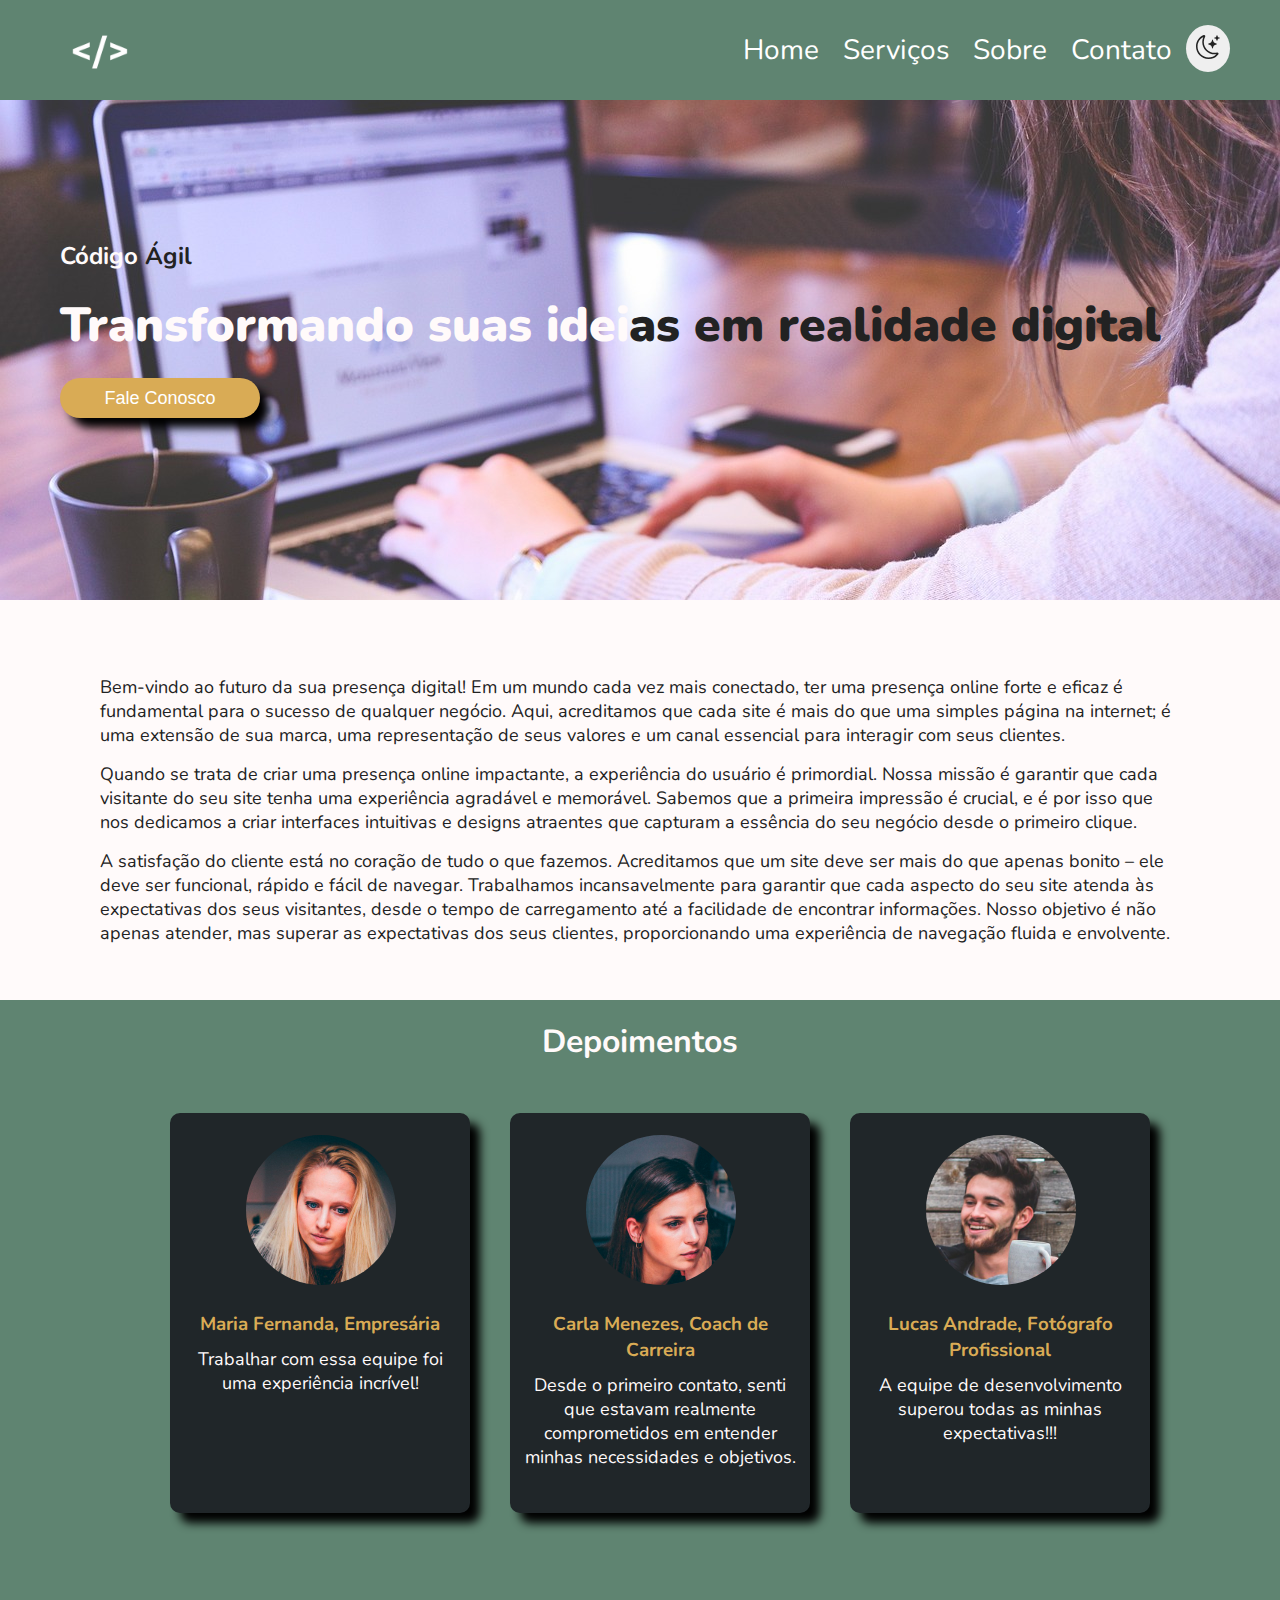
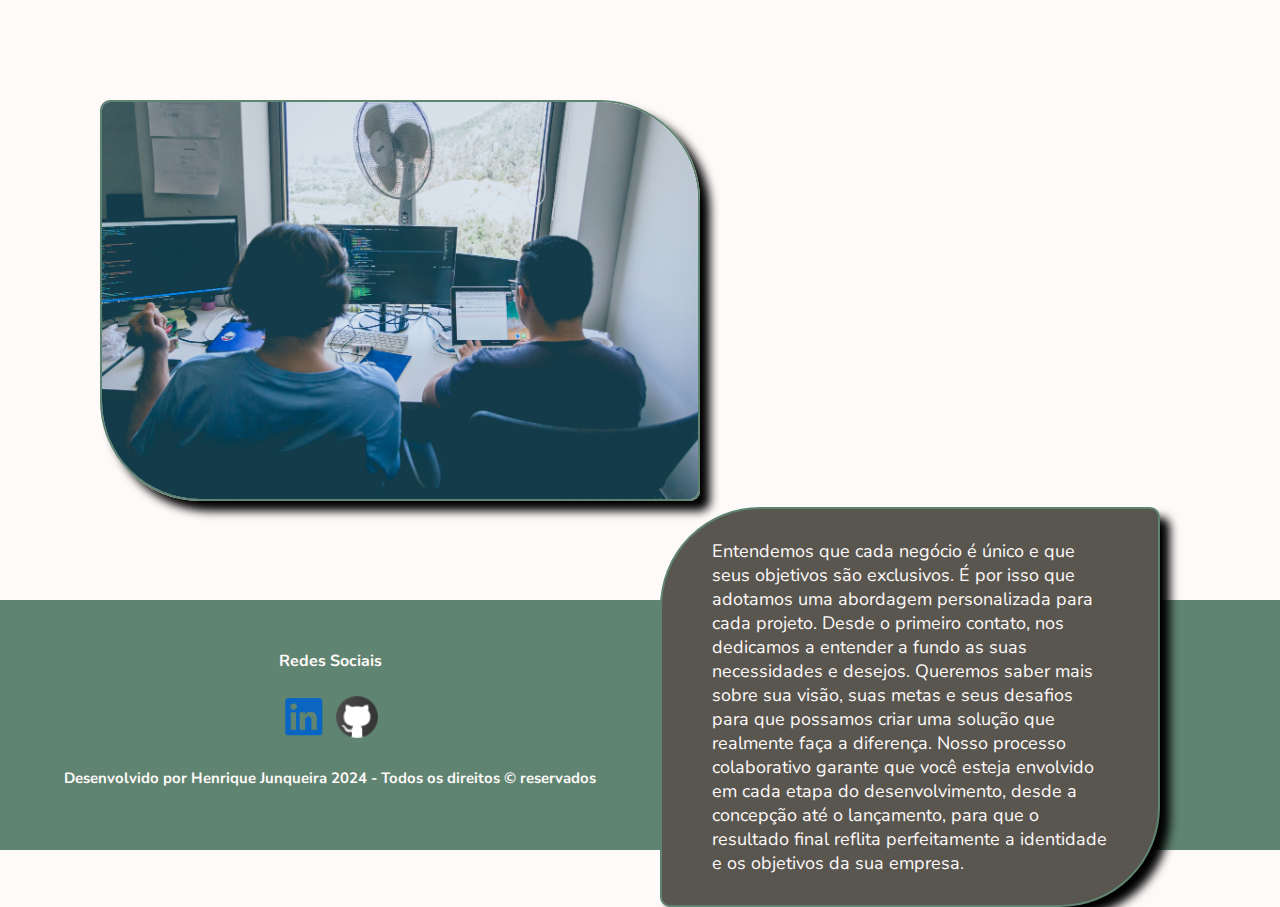
<file: index.html>
<!DOCTYPE html>
<html lang="pt-br">
  <head>
    <meta charset="UTF-8" />
    <title>Código Ágil</title>
    <link rel="preconnect" href="https://fonts.googleapis.com" />
    <link rel="preconnect" href="https://fonts.gstatic.com" crossorigin />
    <link
      href="https://fonts.googleapis.com/css2?family=Nunito:ital,wght@0,200..1000;1,200..1000&display=swap"
      rel="stylesheet"
    />
    <link rel="stylesheet" href="css/estilo.css" />
  </head>
  <body>
    <header>
      <nav id="menu">
        <div id="logo">
          <a href="index.html"><img src="img/logo.png" /></a>
        </div>
        <ul>
          <li><a href="index.html">Home</a></li>
          <li><a href="servicos.html">Serviços</a></li>
          <li><a href="sobre.html">Sobre</a></li>
          <li><a href="contato.html">Contato</a></li>
          <button id="botaoTema"></button>
        </ul>
      </nav>
    </header>
    <main>
      <section id="capa">
        <div id="slogan">
          <div id="textosCapa">
            <h3 class="nomeEmpresa">
              <span class="destaqueCapaBranco">Código</span> Ágil
            </h3>
            <h1>
              Transformando suas idei<span class="destaqueCapaPreto"
                >as em realidade digital</span
              >
            </h1>
          </div>
          <button onclick="openPageContact()" class="botaoFaleConosco">
            Fale Conosco
          </button>
        </div>
      </section>
      <section id="containerPrincipal">
        <p class="textoBranco">
          Bem-vindo ao futuro da sua presença digital! Em um mundo cada vez mais
          conectado, ter uma presença online forte e eficaz é fundamental para o
          sucesso de qualquer negócio. Aqui, acreditamos que cada site é mais do
          que uma simples página na internet; é uma extensão de sua marca, uma
          representação de seus valores e um canal essencial para interagir com
          seus clientes.
        </p>
        <p class="textoBranco">
          Quando se trata de criar uma presença online impactante, a experiência
          do usuário é primordial. Nossa missão é garantir que cada visitante do
          seu site tenha uma experiência agradável e memorável. Sabemos que a
          primeira impressão é crucial, e é por isso que nos dedicamos a criar
          interfaces intuitivas e designs atraentes que capturam a essência do
          seu negócio desde o primeiro clique.
        </p>
        <p class="textoBranco">
          A satisfação do cliente está no coração de tudo o que fazemos.
          Acreditamos que um site deve ser mais do que apenas bonito – ele deve
          ser funcional, rápido e fácil de navegar. Trabalhamos incansavelmente
          para garantir que cada aspecto do seu site atenda às expectativas dos
          seus visitantes, desde o tempo de carregamento até a facilidade de
          encontrar informações. Nosso objetivo é não apenas atender, mas
          superar as expectativas dos seus clientes, proporcionando uma
          experiência de navegação fluida e envolvente.
        </p>
      </section>
      <section class="clientesSatisfeitos">
        <h2 id="depoimentos">Depoimentos</h2>
        <div class="containerCardDepoimentos">
          <div class="card">
            <img src="./img/depoimento1.png" alt="" />
            <h3><span class="cliente">Maria Fernanda, Empresária</span></h3>
            <p>Trabalhar com essa equipe foi uma experiência incrível!</p>
          </div>

          <div class="card">
            <img src="./img/depoimento2.png" alt="" />
            <h3>
              <span class="cliente">Carla Menezes, Coach de Carreira</span>
            </h3>
            <p>
              Desde o primeiro contato, senti que estavam realmente
              comprometidos em entender minhas necessidades e objetivos.
            </p>
          </div>

          <div class="card">
            <img src="./img/depoimento3.png" alt="" />
            <h3>
              <span class="cliente">Lucas Andrade, Fotógrafo Profissional</span>
            </h3>
            <p>
              A equipe de desenvolvimento superou todas as minhas
              expectativas!!!
            </p>
          </div>
        </div>
      </section>
      <section id="containerFotoProgramadores">
        <div id="imagemProgramadores">
          <img src="./img/equipe02.jpg" alt="" />
          <p>
            Entendemos que cada negócio é único e que seus objetivos são
            exclusivos. É por isso que adotamos uma abordagem personalizada para
            cada projeto. Desde o primeiro contato, nos dedicamos a entender a
            fundo as suas necessidades e desejos. Queremos saber mais sobre sua
            visão, suas metas e seus desafios para que possamos criar uma
            solução que realmente faça a diferença. Nosso processo colaborativo
            garante que você esteja envolvido em cada etapa do desenvolvimento,
            desde a concepção até o lançamento, para que o resultado final
            reflita perfeitamente a identidade e os objetivos da sua empresa.
          </p>
        </div>
      </section>
    </main>
    <footer>
      <div id="rodape">
        <div id="redesSociais">
          <h4 id="tituloRodape">Redes Sociais</h4>
          <a
            href="https://www.linkedin.com/in/henrique-abreu-junqueira/"
            target="_blank"
            ><img src="./img/linkedin.png" alt="Ícone do linkedin"
          /></a>
          <a href="https://github.com/henriquejunqueira" target="_blank"
            ><img src="./img/github.png" alt="Ícone do github"
          /></a>
        </div>
        <div id="direitos">
          <h5>
            Desenvolvido por Henrique Junqueira 2024 - Todos os direitos &copy;
            reservados
          </h5>
        </div>
      </div>
    </footer>
  </body>
  <script src="js/script.js"></script>
</html>
</file>
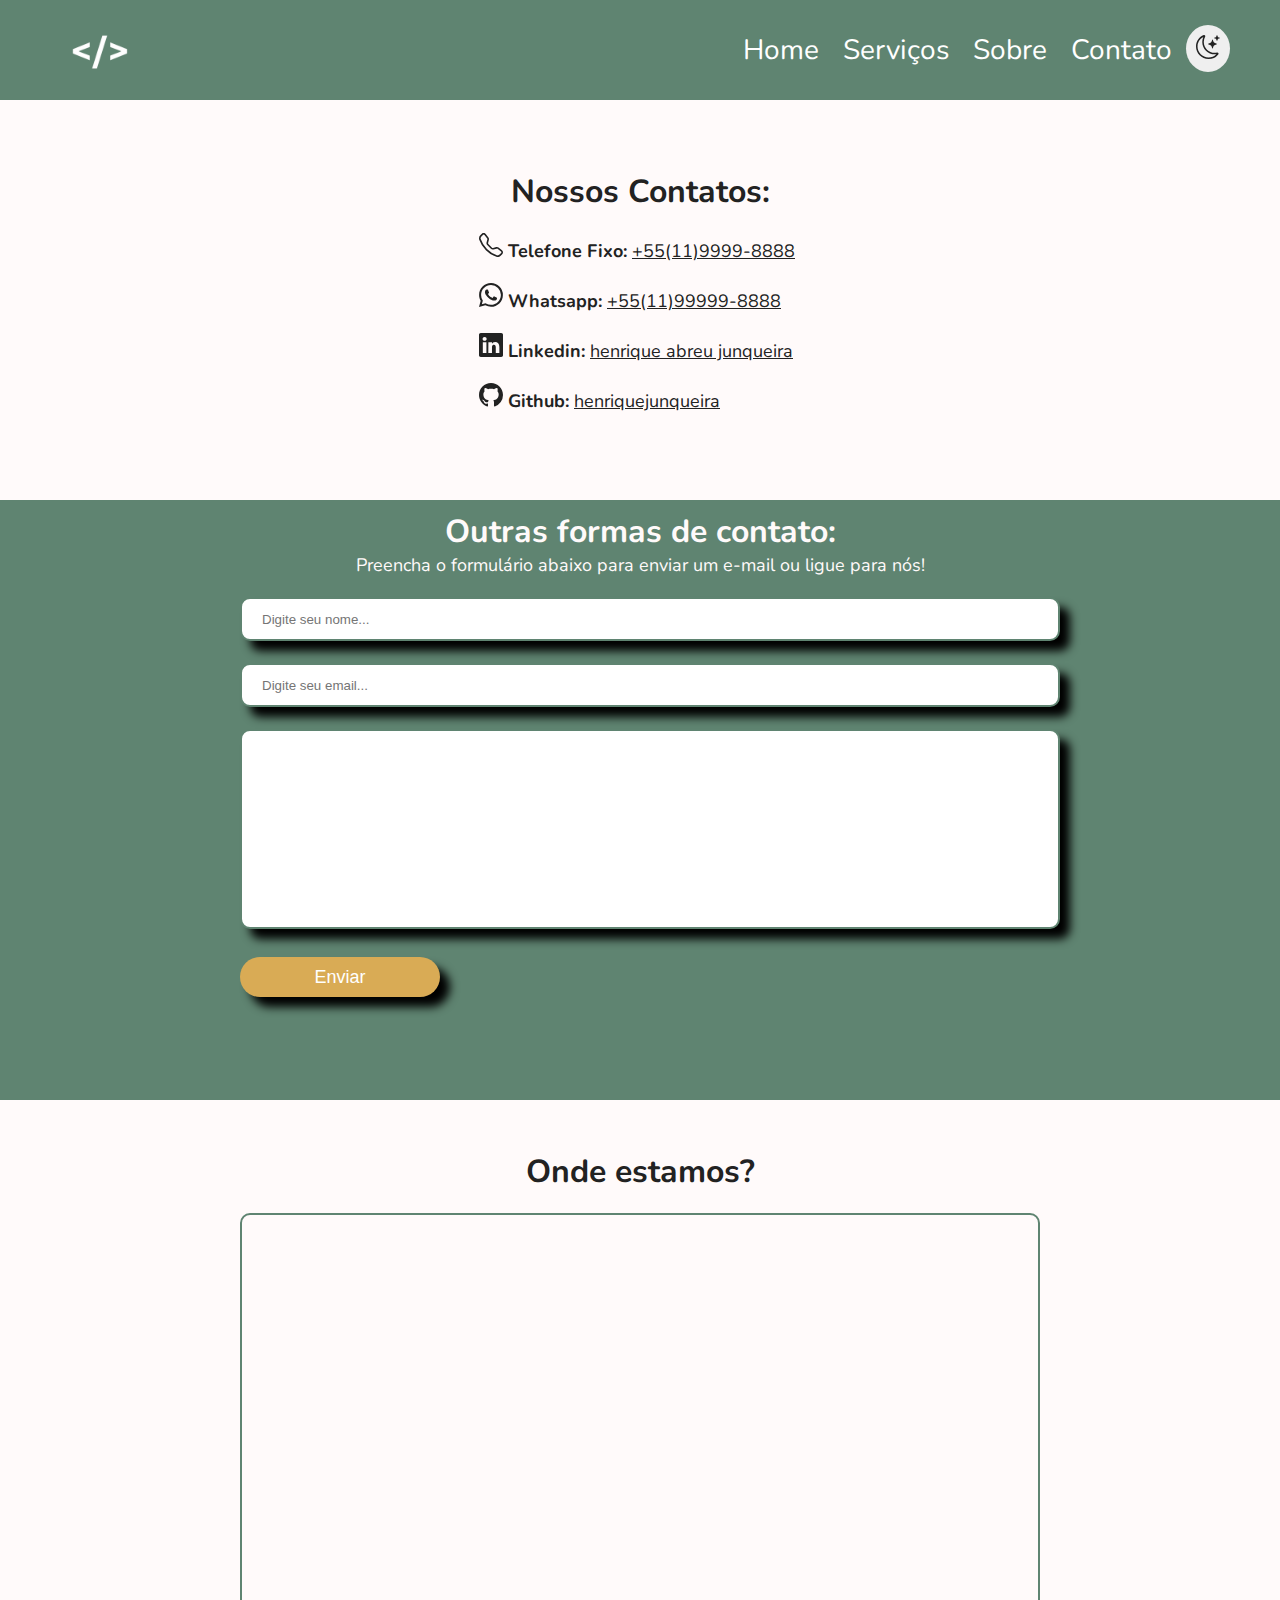
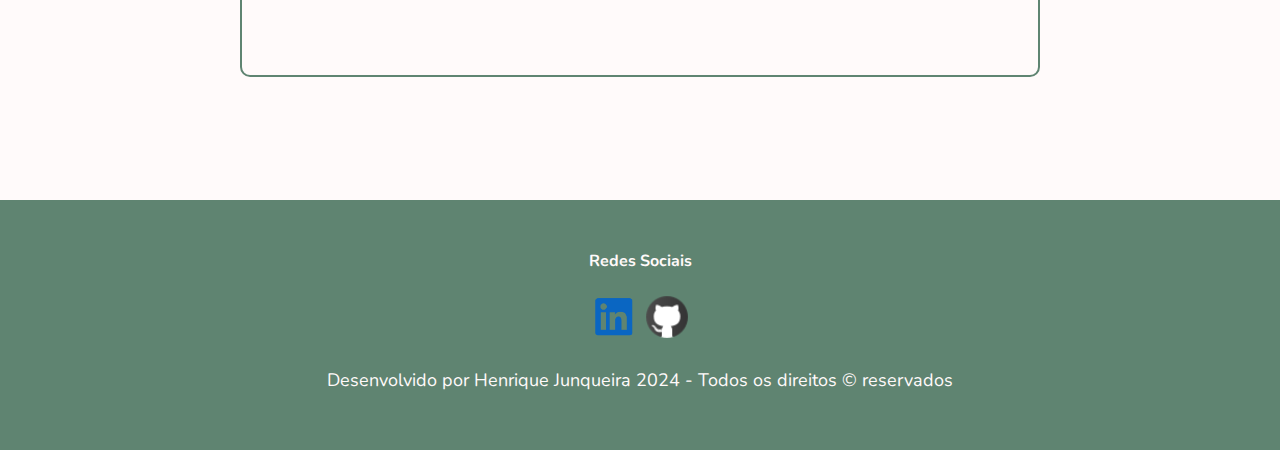
<file: contato.html>
<!DOCTYPE html>
<html lang="pt-br">
  <head>
    <meta charset="UTF-8" />
    <title>Código Ágil</title>
    <link rel="stylesheet" href="css/estilo.css" />
    <link rel="preconnect" href="https://fonts.googleapis.com" />
    <link rel="preconnect" href="https://fonts.gstatic.com" crossorigin />
    <link
      href="https://fonts.googleapis.com/css2?family=Nunito:ital,wght@0,200..1000;1,200..1000&display=swap"
      rel="stylesheet"
    />
  </head>
  <body>
    <header>
      <nav id="menu">
        <div id="logo">
          <a href="index.html"><img src="img/logo.png" /></a>
        </div>
        <ul>
          <li><a href="index.html">Home</a></li>
          <li><a href="servicos.html">Serviços</a></li>
          <li><a href="sobre.html">Sobre</a></li>
          <li><a href="contato.html">Contato</a></li>
          <button id="botaoTema"></button>
        </ul>
      </nav>
    </header>
    <main>
      <section id="containerNossosContatos">
        <h2 class="textoBranco titlePageContacts">Nossos Contatos:</h2>
        <div>
          <p>
            <svg
              xmlns="http://www.w3.org/2000/svg"
              width="16"
              height="16"
              fill="currentColor"
              class="bi bi-telephone textoBranco"
              viewBox="0 0 16 16"
            >
              <path
                d="M3.654 1.328a.678.678 0 0 0-1.015-.063L1.605 2.3c-.483.484-.661 1.169-.45 1.77a17.6 17.6 0 0 0 4.168 6.608 17.6 17.6 0 0 0 6.608 4.168c.601.211 1.286.033 1.77-.45l1.034-1.034a.678.678 0 0 0-.063-1.015l-2.307-1.794a.68.68 0 0 0-.58-.122l-2.19.547a1.75 1.75 0 0 1-1.657-.459L5.482 8.062a1.75 1.75 0 0 1-.46-1.657l.548-2.19a.68.68 0 0 0-.122-.58zM1.884.511a1.745 1.745 0 0 1 2.612.163L6.29 2.98c.329.423.445.974.315 1.494l-.547 2.19a.68.68 0 0 0 .178.643l2.457 2.457a.68.68 0 0 0 .644.178l2.189-.547a1.75 1.75 0 0 1 1.494.315l2.306 1.794c.829.645.905 1.87.163 2.611l-1.034 1.034c-.74.74-1.846 1.065-2.877.702a18.6 18.6 0 0 1-7.01-4.42 18.6 18.6 0 0 1-4.42-7.009c-.362-1.03-.037-2.137.703-2.877z"
              />
            </svg>
            <strong class="textoBranco">Telefone Fixo:</strong>
            <a
              href="tel:+55119999-8888"
              class="textoBranco linkContato"
              target="_blank"
              >+55(11)9999-8888</a
            >
          </p>
          <p>
            <svg
              xmlns="http://www.w3.org/2000/svg"
              width="16"
              height="16"
              fill="currentColor"
              class="bi bi-whatsapp textoBranco"
              viewBox="0 0 16 16"
            >
              <path
                d="M13.601 2.326A7.85 7.85 0 0 0 7.994 0C3.627 0 .068 3.558.064 7.926c0 1.399.366 2.76 1.057 3.965L0 16l4.204-1.102a7.9 7.9 0 0 0 3.79.965h.004c4.368 0 7.926-3.558 7.93-7.93A7.9 7.9 0 0 0 13.6 2.326zM7.994 14.521a6.6 6.6 0 0 1-3.356-.92l-.24-.144-2.494.654.666-2.433-.156-.251a6.56 6.56 0 0 1-1.007-3.505c0-3.626 2.957-6.584 6.591-6.584a6.56 6.56 0 0 1 4.66 1.931 6.56 6.56 0 0 1 1.928 4.66c-.004 3.639-2.961 6.592-6.592 6.592m3.615-4.934c-.197-.099-1.17-.578-1.353-.646-.182-.065-.315-.099-.445.099-.133.197-.513.646-.627.775-.114.133-.232.148-.43.05-.197-.1-.836-.308-1.592-.985-.59-.525-.985-1.175-1.103-1.372-.114-.198-.011-.304.088-.403.087-.088.197-.232.296-.346.1-.114.133-.198.198-.33.065-.134.034-.248-.015-.347-.05-.099-.445-1.076-.612-1.47-.16-.389-.323-.335-.445-.34-.114-.007-.247-.007-.38-.007a.73.73 0 0 0-.529.247c-.182.198-.691.677-.691 1.654s.71 1.916.81 2.049c.098.133 1.394 2.132 3.383 2.992.47.205.84.326 1.129.418.475.152.904.129 1.246.08.38-.058 1.171-.48 1.338-.943.164-.464.164-.86.114-.943-.049-.084-.182-.133-.38-.232"
              />
            </svg>
            <strong class="textoBranco">Whatsapp:</strong>
            <a
              href="https://wa.me/5511999998888"
              class="textoBranco linkContato"
              target="_blank"
              >+55(11)99999-8888</a
            >
          </p>
          <p>
            <svg
              xmlns="http://www.w3.org/2000/svg"
              width="16"
              height="16"
              fill="currentColor"
              class="bi bi-linkedin textoBranco"
              viewBox="0 0 16 16"
            >
              <path
                d="M0 1.146C0 .513.526 0 1.175 0h13.65C15.474 0 16 .513 16 1.146v13.708c0 .633-.526 1.146-1.175 1.146H1.175C.526 16 0 15.487 0 14.854zm4.943 12.248V6.169H2.542v7.225zm-1.2-8.212c.837 0 1.358-.554 1.358-1.248-.015-.709-.52-1.248-1.342-1.248S2.4 3.226 2.4 3.934c0 .694.521 1.248 1.327 1.248zm4.908 8.212V9.359c0-.216.016-.432.08-.586.173-.431.568-.878 1.232-.878.869 0 1.216.662 1.216 1.634v3.865h2.401V9.25c0-2.22-1.184-3.252-2.764-3.252-1.274 0-1.845.7-2.165 1.193v.025h-.016l.016-.025V6.169h-2.4c.03.678 0 7.225 0 7.225z"
              />
            </svg>
            <strong class="textoBranco">Linkedin:</strong>
            <a
              href="https://www.linkedin.com/in/henrique-abreu-junqueira/"
              class="textoBranco linkContato"
              target="_blank"
              >henrique abreu junqueira</a
            >
          </p>
          <p>
            <svg
              xmlns="http://www.w3.org/2000/svg"
              width="16"
              height="16"
              fill="currentColor"
              class="bi bi-github textoBranco linkContato"
              viewBox="0 0 16 16"
            >
              <path
                d="M8 0C3.58 0 0 3.58 0 8c0 3.54 2.29 6.53 5.47 7.59.4.07.55-.17.55-.38 0-.19-.01-.82-.01-1.49-2.01.37-2.53-.49-2.69-.94-.09-.23-.48-.94-.82-1.13-.28-.15-.68-.52-.01-.53.63-.01 1.08.58 1.23.82.72 1.21 1.87.87 2.33.66.07-.52.28-.87.51-1.07-1.78-.2-3.64-.89-3.64-3.95 0-.87.31-1.59.82-2.15-.08-.2-.36-1.02.08-2.12 0 0 .67-.21 2.2.82.64-.18 1.32-.27 2-.27s1.36.09 2 .27c1.53-1.04 2.2-.82 2.2-.82.44 1.1.16 1.92.08 2.12.51.56.82 1.27.82 2.15 0 3.07-1.87 3.75-3.65 3.95.29.25.54.73.54 1.48 0 1.07-.01 1.93-.01 2.2 0 .21.15.46.55.38A8.01 8.01 0 0 0 16 8c0-4.42-3.58-8-8-8"
              />
            </svg>
            <strong class="textoBranco">Github:</strong>
            <a
              href="https://github.com/henriquejunqueira"
              class="textoBranco linkContato"
              target="_blank"
              >henriquejunqueira</a
            >
          </p>
        </div>
      </section>
      <section id="containerFormulario">
        <h2 class="titlePageContacts">Outras formas de contato:</h2>
        <p>
          Preencha o formulário abaixo para enviar um e-mail ou ligue para nós!
        </p>
        <div id="containerMensagem">
          <span id="mensagemConfirmacao"></span>
        </div>
        <div id="formulario">
          <form>
            <input
              type="text"
              name="nome"
              id="nome"
              placeholder="Digite seu nome..."
            /><br /><br />
            <input
              type="email"
              name="email"
              id="email"
              placeholder="Digite seu email..."
            /><br /><br />
            <textarea
              name="mensagem"
              id="mensagem"
              cols="100"
              rows="10"
            ></textarea
            ><br /><br />
            <button id="botaoEnviarMensagem" onclick="sendMessage()">
              Enviar
            </button>
          </form>
        </div>
      </section>
      <section id="ondeEstamos">
        <h2 class="titlePageContacts textoBranco">Onde estamos?</h2>
        <div id="mapa">
          <iframe
            src="https://www.google.com/maps/embed?pb=!1m18!1m12!1m3!1d57430.20263277696!2d-46.65389947402928!3d-23.586039076445584!2m3!1f0!2f0!3f0!3m2!1i1024!2i768!4f13.1!3m3!1m2!1s0x94ce448183a461d1%3A0x9ba94b08ff335bae!2zU8OjbyBQYXVsbywgU1A!5e0!3m2!1spt-BR!2sbr!4v1717547281704!5m2!1spt-BR!2sbr"
            width="600"
            height="450"
            style="border: 0"
            allowfullscreen=""
            loading="lazy"
            referrerpolicy="no-referrer-when-downgrade"
          ></iframe>
        </div>
      </section>
    </main>
    <footer>
      <div id="rodape">
        <div id="redesSociais">
          <h4 id="tituloRodape">Redes Sociais</h4>
          <a
            href="https://www.linkedin.com/in/henrique-abreu-junqueira/"
            target="_blank"
            ><img src="./img/linkedin.png" alt="Ícone do linkedin"
          /></a>
          <a href="https://github.com/henriquejunqueira" target="_blank"
            ><img src="./img/github.png" alt="Ícone do github"
          /></a>
        </div>
        <div id="direitos">
          Desenvolvido por Henrique Junqueira 2024 - Todos os direitos &copy;
          reservados
        </div>
      </div>
    </footer>
  </body>
  <script src="js/script.js"></script>
</html>
</file>
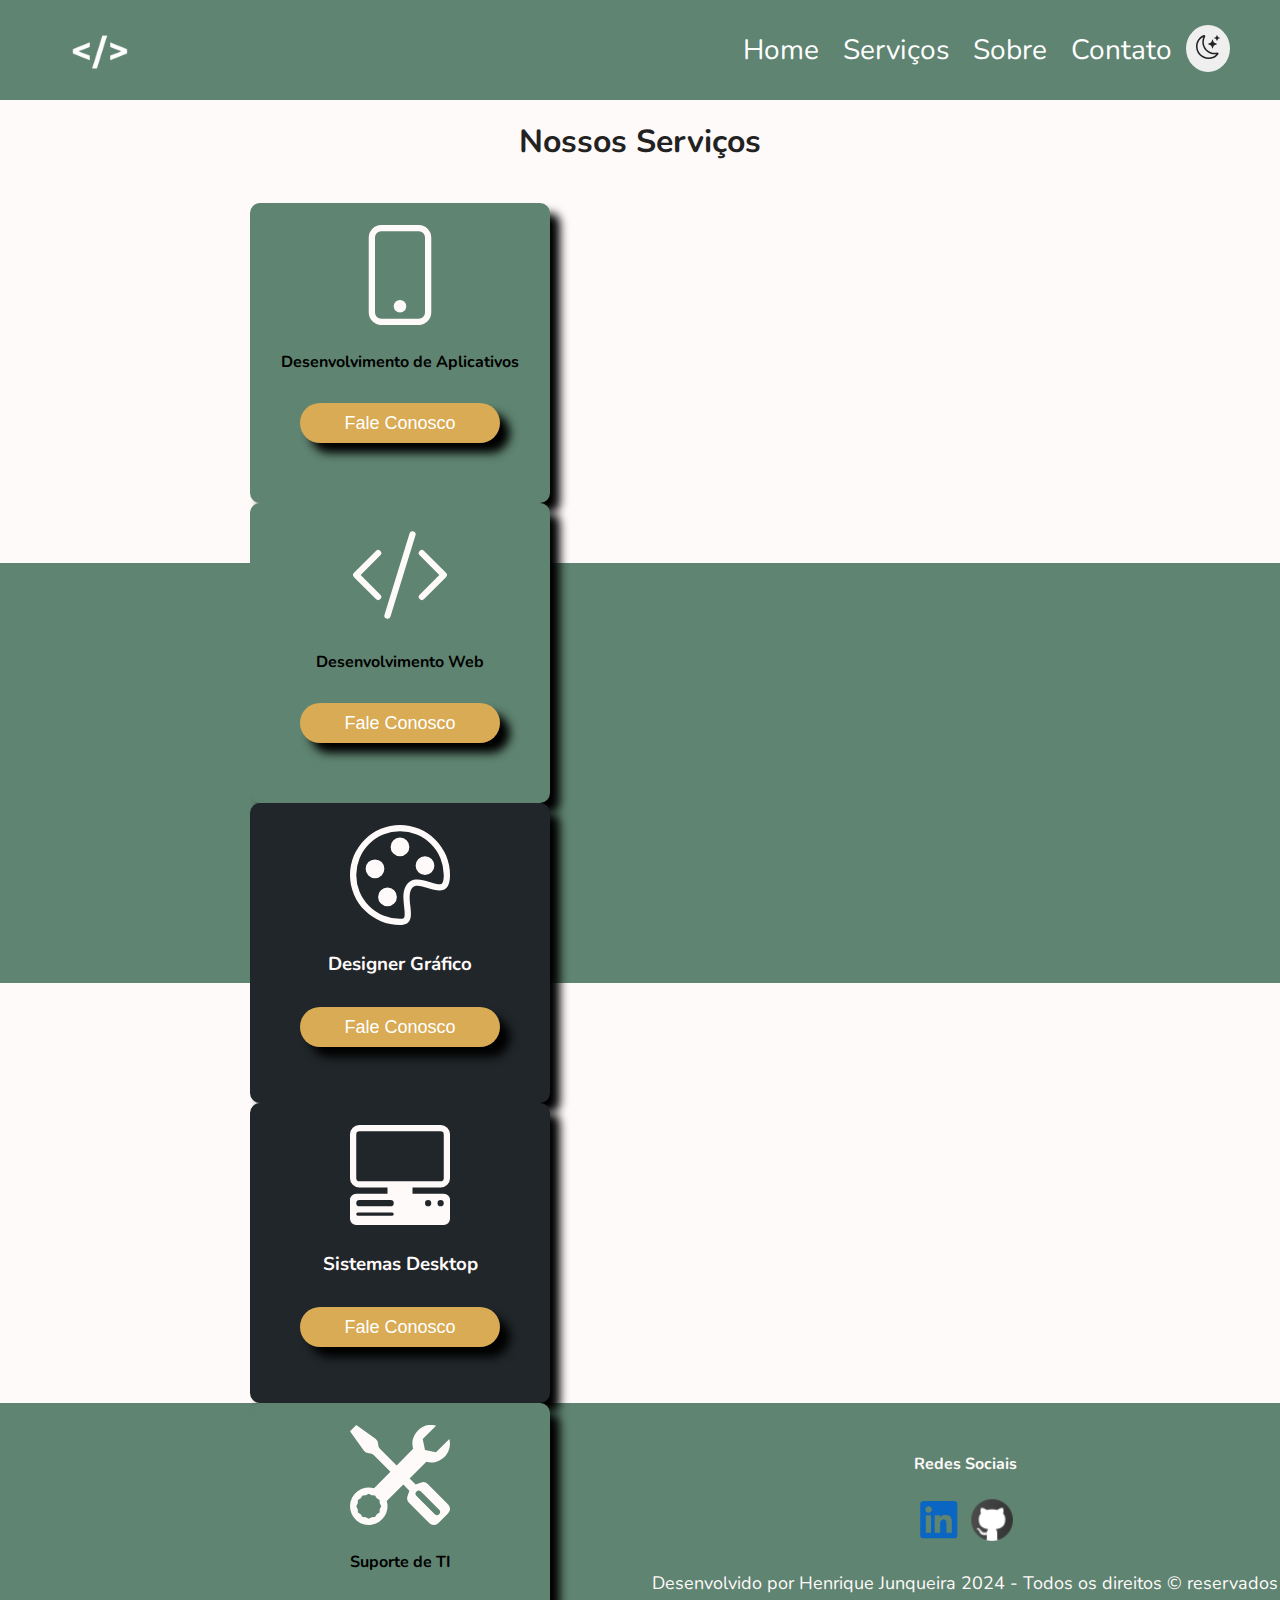
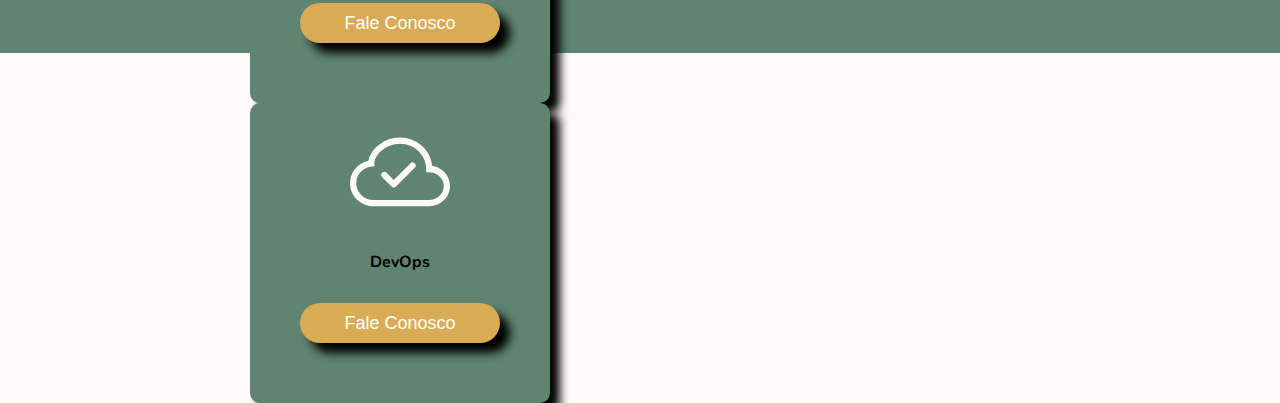
<file: servicos.html>
<!DOCTYPE html>
<html lang="pt-br">
  <head>
    <meta charset="UTF-8" />
    <title>Código Ágil</title>
    <link rel="stylesheet" href="css/estilo.css" />
    <link rel="preconnect" href="https://fonts.googleapis.com" />
    <link rel="preconnect" href="https://fonts.gstatic.com" crossorigin />
    <link
      href="https://fonts.googleapis.com/css2?family=Nunito:ital,wght@0,200..1000;1,200..1000&display=swap"
      rel="stylesheet"
    />
  </head>
  <body class="bg">
    <header>
      <nav id="menu">
        <div id="logo">
          <a href="index.html"><img src="img/logo.png" /></a>
        </div>
        <ul>
          <li><a href="index.html">Home</a></li>
          <li><a href="servicos.html">Serviços</a></li>
          <li><a href="sobre.html">Sobre</a></li>
          <li><a href="contato.html">Contato</a></li>
          <button id="botaoTema"></button>
        </ul>
      </nav>
    </header>
    <main>
      <section class="containerServicos">
        <h2 id="nossosServicos" class="textoBranco">Nossos Serviços</h2>
        <div class="containerCardServicos">
          <div class="cardServicos">
            <figure>
              <!-- <img src="./img/desenvolvimento-de-aplicativos.png" alt="" /> -->
              <svg
                xmlns="http://www.w3.org/2000/svg"
                width="16"
                height="16"
                fill="currentColor"
                class="bi bi-phone icones"
                viewBox="0 0 16 16"
              >
                <path
                  d="M11 1a1 1 0 0 1 1 1v12a1 1 0 0 1-1 1H5a1 1 0 0 1-1-1V2a1 1 0 0 1 1-1zM5 0a2 2 0 0 0-2 2v12a2 2 0 0 0 2 2h6a2 2 0 0 0 2-2V2a2 2 0 0 0-2-2z"
                />
                <path d="M8 14a1 1 0 1 0 0-2 1 1 0 0 0 0 2" />
              </svg>
            </figure>
            <h3>Desenvolvimento de Aplicativos</h3>
            <button onclick="openPageContact()" class="btnNossosServicos">
              Fale Conosco
            </button>
          </div>

          <div class="cardServicos">
            <figure>
              <!-- <img src="./img/desenvolvimento-web.png" alt="" /> -->
              <svg
                xmlns="http://www.w3.org/2000/svg"
                width="16"
                height="16"
                fill="currentColor"
                class="bi bi-code-slash icones"
                viewBox="0 0 16 16"
              >
                <path
                  d="M10.478 1.647a.5.5 0 1 0-.956-.294l-4 13a.5.5 0 0 0 .956.294zM4.854 4.146a.5.5 0 0 1 0 .708L1.707 8l3.147 3.146a.5.5 0 0 1-.708.708l-3.5-3.5a.5.5 0 0 1 0-.708l3.5-3.5a.5.5 0 0 1 .708 0m6.292 0a.5.5 0 0 0 0 .708L14.293 8l-3.147 3.146a.5.5 0 0 0 .708.708l3.5-3.5a.5.5 0 0 0 0-.708l-3.5-3.5a.5.5 0 0 0-.708 0"
                />
              </svg>
            </figure>
            <h3>Desenvolvimento Web</h3>
            <button onclick="openPageContact()" class="btnNossosServicos">
              Fale Conosco
            </button>
          </div>
        </div>
      </section>

      <section class="containerServicosVerde">
        <div class="containerCardVerde">
          <div class="cardServicosEscuro">
            <figure>
              <!-- <img src="./img/designer-grafico.png" alt="" /> -->
              <svg
                xmlns="http://www.w3.org/2000/svg"
                width="16"
                height="16"
                fill="currentColor"
                class="bi bi-palette icones"
                viewBox="0 0 16 16"
              >
                <path
                  d="M8 5a1.5 1.5 0 1 0 0-3 1.5 1.5 0 0 0 0 3m4 3a1.5 1.5 0 1 0 0-3 1.5 1.5 0 0 0 0 3M5.5 7a1.5 1.5 0 1 1-3 0 1.5 1.5 0 0 1 3 0m.5 6a1.5 1.5 0 1 0 0-3 1.5 1.5 0 0 0 0 3"
                />
                <path
                  d="M16 8c0 3.15-1.866 2.585-3.567 2.07C11.42 9.763 10.465 9.473 10 10c-.603.683-.475 1.819-.351 2.92C9.826 14.495 9.996 16 8 16a8 8 0 1 1 8-8m-8 7c.611 0 .654-.171.655-.176.078-.146.124-.464.07-1.119-.014-.168-.037-.37-.061-.591-.052-.464-.112-1.005-.118-1.462-.01-.707.083-1.61.704-2.314.369-.417.845-.578 1.272-.618.404-.038.812.026 1.16.104.343.077.702.186 1.025.284l.028.008c.346.105.658.199.953.266.653.148.904.083.991.024C14.717 9.38 15 9.161 15 8a7 7 0 1 0-7 7"
                />
              </svg>
            </figure>
            <h3>Designer Gráfico</h3>
            <button onclick="openPageContact()" class="btnNossosServicos">
              Fale Conosco
            </button>
          </div>

          <div class="cardServicosEscuro">
            <figure>
              <!-- <img src="./img/desenvolvimento-de-aplicativos.png" alt="" /> -->
              <svg
                xmlns="http://www.w3.org/2000/svg"
                width="16"
                height="16"
                fill="currentColor"
                class="bi bi-pc-display-horizontal icones"
                viewBox="0 0 16 16"
              >
                <path
                  d="M1.5 0A1.5 1.5 0 0 0 0 1.5v7A1.5 1.5 0 0 0 1.5 10H6v1H1a1 1 0 0 0-1 1v3a1 1 0 0 0 1 1h14a1 1 0 0 0 1-1v-3a1 1 0 0 0-1-1h-5v-1h4.5A1.5 1.5 0 0 0 16 8.5v-7A1.5 1.5 0 0 0 14.5 0zm0 1h13a.5.5 0 0 1 .5.5v7a.5.5 0 0 1-.5.5h-13a.5.5 0 0 1-.5-.5v-7a.5.5 0 0 1 .5-.5M12 12.5a.5.5 0 1 1 1 0 .5.5 0 0 1-1 0m2 0a.5.5 0 1 1 1 0 .5.5 0 0 1-1 0M1.5 12h5a.5.5 0 0 1 0 1h-5a.5.5 0 0 1 0-1M1 14.25a.25.25 0 0 1 .25-.25h5.5a.25.25 0 1 1 0 .5h-5.5a.25.25 0 0 1-.25-.25"
                />
              </svg>
            </figure>
            <h3>Sistemas Desktop</h3>
            <button onclick="openPageContact()" class="btnNossosServicos">
              Fale Conosco
            </button>
          </div>
        </div>
      </section>

      <section class="containerServicos">
        <div class="containerCardServicos">
          <div class="cardServicos">
            <figure>
              <!-- <img src="./img/desenvolvimento-web.png" alt="" /> -->
              <svg
                xmlns="http://www.w3.org/2000/svg"
                width="16"
                height="16"
                fill="currentColor"
                class="bi bi-tools icones"
                viewBox="0 0 16 16"
              >
                <path
                  d="M1 0 0 1l2.2 3.081a1 1 0 0 0 .815.419h.07a1 1 0 0 1 .708.293l2.675 2.675-2.617 2.654A3.003 3.003 0 0 0 0 13a3 3 0 1 0 5.878-.851l2.654-2.617.968.968-.305.914a1 1 0 0 0 .242 1.023l3.27 3.27a.997.997 0 0 0 1.414 0l1.586-1.586a.997.997 0 0 0 0-1.414l-3.27-3.27a1 1 0 0 0-1.023-.242L10.5 9.5l-.96-.96 2.68-2.643A3.005 3.005 0 0 0 16 3q0-.405-.102-.777l-2.14 2.141L12 4l-.364-1.757L13.777.102a3 3 0 0 0-3.675 3.68L7.462 6.46 4.793 3.793a1 1 0 0 1-.293-.707v-.071a1 1 0 0 0-.419-.814zm9.646 10.646a.5.5 0 0 1 .708 0l2.914 2.915a.5.5 0 0 1-.707.707l-2.915-2.914a.5.5 0 0 1 0-.708M3 11l.471.242.529.026.287.445.445.287.026.529L5 13l-.242.471-.026.529-.445.287-.287.445-.529.026L3 15l-.471-.242L2 14.732l-.287-.445L1.268 14l-.026-.529L1 13l.242-.471.026-.529.445-.287.287-.445.529-.026z"
                />
              </svg>
            </figure>
            <h3>Suporte de TI</h3>
            <button onclick="openPageContact()" class="btnNossosServicos">
              Fale Conosco
            </button>
          </div>

          <div class="cardServicos">
            <figure>
              <!-- <img src="./img/designer-grafico.png" alt="" /> -->
              <svg
                xmlns="http://www.w3.org/2000/svg"
                width="16"
                height="16"
                fill="currentColor"
                class="bi bi-cloud-check icones"
                viewBox="0 0 16 16"
              >
                <path
                  fill-rule="evenodd"
                  d="M10.354 6.146a.5.5 0 0 1 0 .708l-3 3a.5.5 0 0 1-.708 0l-1.5-1.5a.5.5 0 1 1 .708-.708L7 8.793l2.646-2.647a.5.5 0 0 1 .708 0"
                />
                <path
                  d="M4.406 3.342A5.53 5.53 0 0 1 8 2c2.69 0 4.923 2 5.166 4.579C14.758 6.804 16 8.137 16 9.773 16 11.569 14.502 13 12.687 13H3.781C1.708 13 0 11.366 0 9.318c0-1.763 1.266-3.223 2.942-3.593.143-.863.698-1.723 1.464-2.383m.653.757c-.757.653-1.153 1.44-1.153 2.056v.448l-.445.049C2.064 6.805 1 7.952 1 9.318 1 10.785 2.23 12 3.781 12h8.906C13.98 12 15 10.988 15 9.773c0-1.216-1.02-2.228-2.313-2.228h-.5v-.5C12.188 4.825 10.328 3 8 3a4.53 4.53 0 0 0-2.941 1.1z"
                />
              </svg>
            </figure>
            <h3>DevOps</h3>
            <button onclick="openPageContact()" class="btnNossosServicos">
              Fale Conosco
            </button>
          </div>
        </div>
      </section>
    </main>
    <footer>
      <div id="rodape">
        <div id="redesSociais">
          <h4 id="tituloRodape">Redes Sociais</h4>
          <a
            href="https://www.linkedin.com/in/henrique-abreu-junqueira/"
            target="_blank"
            ><img src="./img/linkedin.png" alt="Ícone do linkedin"
          /></a>
          <a href="https://github.com/henriquejunqueira" target="_blank"
            ><img src="./img/github.png" alt="Ícone do github"
          /></a>
        </div>
        <div id="direitos">
          Desenvolvido por Henrique Junqueira 2024 - Todos os direitos &copy;
          reservados
        </div>
      </div>
    </footer>
  </body>
  <script src="js/script.js"></script>
</html>
</file>
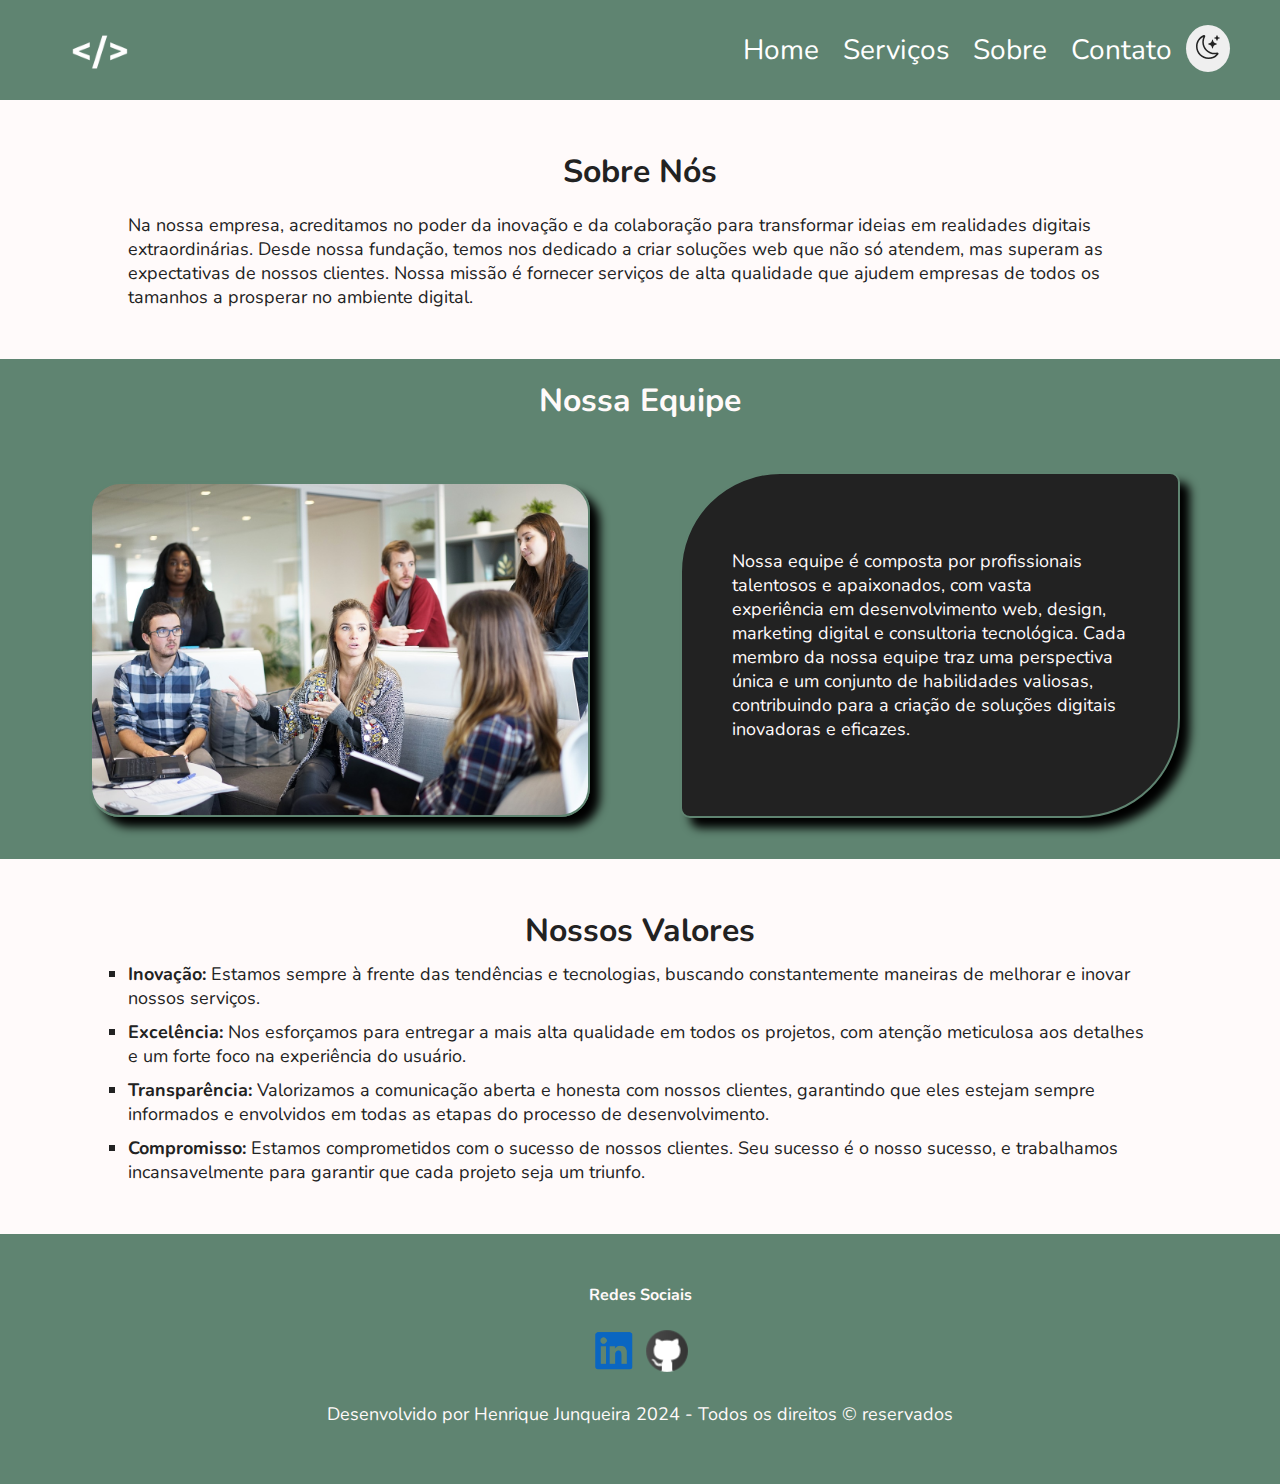
<file: sobre.html>
<!DOCTYPE html>
<html lang="pt-br">
  <head>
    <meta charset="UTF-8" />
    <title>Código Ágil</title>
    <link rel="stylesheet" href="css/estilo.css" />
    <link rel="preconnect" href="https://fonts.googleapis.com" />
    <link rel="preconnect" href="https://fonts.gstatic.com" crossorigin />
    <link
      href="https://fonts.googleapis.com/css2?family=Nunito:ital,wght@0,200..1000;1,200..1000&display=swap"
      rel="stylesheet"
    />
  </head>
  <body>
    <header>
      <nav id="menu">
        <div id="logo">
          <a href="index.html"><img src="img/logo.png" /></a>
        </div>
        <ul>
          <li><a href="index.html">Home</a></li>
          <li><a href="servicos.html">Serviços</a></li>
          <li><a href="sobre.html">Sobre</a></li>
          <li><a href="contato.html">Contato</a></li>
          <button id="botaoTema"></button>
        </ul>
      </nav>
    </header>
    <main>
      <section id="sobre">
        <h2 class="textoBranco">Sobre Nós</h2>
        <div>
          <p class="textoBranco">
            Na nossa empresa, acreditamos no poder da inovação e da colaboração
            para transformar ideias em realidades digitais extraordinárias.
            Desde nossa fundação, temos nos dedicado a criar soluções web que
            não só atendem, mas superam as expectativas de nossos clientes.
            Nossa missão é fornecer serviços de alta qualidade que ajudem
            empresas de todos os tamanhos a prosperar no ambiente digital.
          </p>
        </div>
      </section>
      <section id="nossaEquipe">
        <h2>Nossa Equipe</h2>
        <div id="equipeFuncionarios">
          <img id="equipe" src="./img/imagem03.jpg" alt="" />
          <p>
            Nossa equipe é composta por profissionais talentosos e apaixonados,
            com vasta experiência em desenvolvimento web, design, marketing
            digital e consultoria tecnológica. Cada membro da nossa equipe traz
            uma perspectiva única e um conjunto de habilidades valiosas,
            contribuindo para a criação de soluções digitais inovadoras e
            eficazes.
          </p>
        </div>
      </section>
      <section id="nossosValores">
        <h2 class="textoBranco">Nossos Valores</h2>
        <ul id="topicos">
          <li class="textoBranco">
            <span>Inovação:</span> Estamos sempre à frente das tendências e
            tecnologias, buscando constantemente maneiras de melhorar e inovar
            nossos serviços.
          </li>
          <li class="textoBranco">
            <span>Excelência:</span> Nos esforçamos para entregar a mais alta
            qualidade em todos os projetos, com atenção meticulosa aos detalhes
            e um forte foco na experiência do usuário.
          </li>
          <li class="textoBranco">
            <span>Transparência:</span> Valorizamos a comunicação aberta e
            honesta com nossos clientes, garantindo que eles estejam sempre
            informados e envolvidos em todas as etapas do processo de
            desenvolvimento.
          </li>
          <li class="textoBranco">
            <span>Compromisso:</span> Estamos comprometidos com o sucesso de
            nossos clientes. Seu sucesso é o nosso sucesso, e trabalhamos
            incansavelmente para garantir que cada projeto seja um triunfo.
          </li>
        </ul>
      </section>
    </main>
    <footer>
      <div id="rodape">
        <div id="redesSociais">
          <h4 id="tituloRodape">Redes Sociais</h4>
          <a
            href="https://www.linkedin.com/in/henrique-abreu-junqueira/"
            target="_blank"
            ><img src="./img/linkedin.png" alt="Ícone do linkedin"
          /></a>
          <a href="https://github.com/henriquejunqueira" target="_blank"
            ><img src="./img/github.png" alt="Ícone do github"
          /></a>
        </div>
        <div id="direitos">
          Desenvolvido por Henrique Junqueira 2024 - Todos os direitos &copy;
          reservados
        </div>
      </div>
    </footer>
  </body>
  <script src="js/script.js"></script>
</html>
</file>
<file: css/estilo.css>
/*
? Palheta de cores:
* Laranja claro: #D9AB55
* Roxo claro: #AA55D9
* Verde claro: #55D994
* Verde/Cinza claro: #5F8471
* Marrom claro: #59564F
* Branco: #ffffff
* Branco mais escuro: #fffafa
* Preto um pouco claro: #222222
* Preto mais claro ainda: #202629
*/

:root {
  --white: #fffafa;
  --green: #5f8471;
  --dark: #222222;
}

[data-theme='dark'] {
  --white: #202629;
  --dark: #fffafa;
}

svg {
  width: 24px;
  height: 24px;
}

.icones {
  width: 100px;
  height: 100px;
  margin: 20px 25%;
  color: #fffafa;
}

#botaoTema svg {
  color: #222222;
}

* {
  margin: 0;
  padding: 0;
  box-sizing: border-box;
}

body {
  background-color: var(--white);
  font-family: 'Nunito';
}

#menu {
  background-color: var(--green);
  color: var(--white);
  padding: 0px 50px;
  height: 100px;
  line-height: 100px;
  overflow: hidden;
}

#logo {
  float: left;
}

#logo img {
  width: 100px;
  height: 100px;
}

#menu ul {
  float: right;
  list-style-type: none;
  margin: 0;
  padding: 0;
}

#menu ul li {
  display: inline;
}

#menu ul li a {
  text-decoration: none;
  color: #ffffff;
  padding: 0 10px;
  font-size: 28px;
}

#menu ul li a:hover {
  color: #d9ab55;
}

#botaoTema {
  padding: 10px;
  border-radius: 100%;
  border: none;
}

#botaoTema:hover {
  cursor: pointer;
  background-color: #fffafa;
}

#capa {
  width: 100%;
  height: 500px;
  padding-top: 0;
  background-image: url('../img/capa.jpg');
  background-size: cover;
}

#textosCapa {
  padding-top: 140px;
  margin-left: 60px;
}

h3.nomeEmpresa {
  font-weight: 700;
  font-size: 24px;
  color: #222222;
}

#slogan h1 {
  margin-top: 20px;
  font-weight: 900;
  font-size: 48px;
  color: #fffafa;
}

.destaqueCapaPreto {
  color: #222222;
}

.destaqueCapaBranco,
#depoimentos {
  color: #fffafa;
}

.botaoFaleConosco {
  margin-top: 20px;
  margin-right: 300px;
  margin-left: 60px;
  width: 200px;
  height: 40px;
  border-radius: 30px;
  border: #5f8471;
  background-color: #d9ab55;
  color: #ffffff;
  font-size: 18px;
  box-shadow: 10px 10px 10px #000000;
}

.botaoFaleConosco:hover {
  background-color: #5f8471;
  color: #fffafa;
}

#containerPrincipal {
  height: 400px;
  padding: 60px 100px;
}

#containerPrincipal p {
  margin-top: 15px;
  font-size: 18px;
}

.clientesSatisfeitos {
  background-color: #5f8471;
  padding: 20px 0;
  height: 600px;
}

.containerCardDepoimentos {
  margin: 50px auto;
  height: 300px;
  padding: 20px auto;
  text-align: center;
  margin-left: 150px;
}

.containerCardServicos {
  margin: 40px 100px;
  height: 300px;
  padding: 20px auto;
  text-align: center;
}

.containerCardVerde {
  margin: 40px 100px;
  height: 300px;
  padding: 20px auto;
  text-align: center;
  background-color: #5f8471;
}

.card {
  width: 300px;
  height: 400px;
  border: 2px #202629 solid;
  float: left;
  margin: 0 20px;
  border-radius: 10px;
  background-color: #202629;
  box-shadow: 10px 10px 10px #000000;
}

.card img {
  width: 150px;
  border-radius: 100%;
  margin: 20px 25%;
}

.cardServicos {
  width: 300px;
  height: 300px;
  border: 2px #5f8471 solid;
  float: left;
  margin: 0 100px;
  border-radius: 10px;
  background-color: #5f8471;
  box-shadow: 10px 10px 10px #000000;
}

.cardServicos img {
  width: 100px;
  margin: 20px 25%;
}

.cardServicosEscuro {
  width: 300px;
  height: 300px;
  border: 2px #202629 solid;
  float: left;
  margin: 0 100px;
  border-radius: 10px;
  background-color: #202629;
  color: #fffafa;
  box-shadow: 10px 10px 10px #000000;
}

.cardServicosEscuro img {
  width: 100px;
  margin: 20px 25%;
}

.containerServicos {
  padding: 20px 50px;
}

.containerServicosVerde {
  padding: 20px 50px;
  background-color: #5f8471;
}

.card h3 {
  margin: 0 20px;
}

.card p {
  margin: 10px 10px;
  font-size: 18px;
  color: #fffafa;
}

.cardServicos h3 {
  margin: 0 20px;
  font-size: 16px;
}

.cardServicos p {
  margin: 10px 10px 5px 10px;
  font-size: 18px;
  color: #fffafa;
}

.btnNossosServicos {
  margin-top: 30px;
  width: 200px;
  height: 40px;
  border-radius: 30px;
  border: #5f8471;
  background-color: #d9ab55;
  color: #ffffff;
  font-size: 18px;
  box-shadow: 10px 10px 10px #000000;
}

.btnNossosServicos:hover {
  /* background-color: #5f6f84; */
  background-color: #5565d9;
  color: #202629;
}

.cliente {
  color: #d9ab55;
}

#containerFotoProgramadores {
  /* background-color: #fffafa; */
  padding: 20px;
  height: 600px;
}

#imagemProgramadores {
  margin-top: 80px;
  margin-left: 80px;
}

#imagemProgramadores img {
  width: 600px;
  border-radius: 10px 100px 10px 100px;
  border: 2px #5f8471 solid;
}

#imagemProgramadores p {
  width: 500px;
  float: right;
  margin-right: 100px;
  font-size: 18px;
  border: 2px #5f8471 solid;
  border-radius: 100px 10px 100px 10px;
  padding: 30px 50px;
  background-color: #59564f;
  color: #fffafa;
}

#rodape {
  height: 250px;
  background-color: #5f8471;
}

#redesSociais {
  text-align: center;
  /* margin-top: 100px; */
  color: #fffafa;
}

#tituloRodape {
  padding-top: 50px;
}

#redesSociais img {
  width: 50px;
  height: 50px;
  margin: 20px 0;
}

#direitos {
  text-align: center;
  color: #fffafa;
  font-size: 18px;
}

#sobre,
#nossosValores {
  width: 80%;
  margin: 50px auto;
}

#sobre h2,
#nossaEquipe h2,
#nossosServicos,
#ondeEstamos h2,
.titlePageContacts,
#nossosValores h2,
#depoimentos {
  text-align: center;
  font-size: 32px;
}

#sobre h4 {
  text-align: center;
  font-size: 24px;
  margin-top: 50px;
}

#sobre p,
#nossosValores li {
  margin-top: 20px;
  font-size: 18px;
}

#topicos li {
  margin-top: 10px;
  list-style-type: square;
}

#topicos span {
  font-weight: bold;
}

#nossaEquipe {
  background-color: #5f8471;
  margin: 20px auto;
  height: 500px;
}

#equipe {
  width: 500px;
  margin: 10px 40px;
  border-radius: 30px;
  border: 2px #5f8471 solid;
}

#equipeFuncionarios {
  margin-top: 50px;
  margin-left: 50px;
}

#equipeFuncionarios p {
  width: 500px;
  float: right;
  margin-right: 100px;
  font-size: 18px;
  border: 2px #5f8471 solid;
  border-radius: 100px 10px 100px 10px;
  padding: 75px 50px;
  background-color: #222222;
  color: #fffafa;
}

#nossaEquipe h2 {
  padding-top: 20px;
  color: #fffafa;
}

#imagemProgramadores img,
#imagemProgramadores p,
#equipeFuncionarios img,
#equipeFuncionarios p,
#formulario input,
#formulario textarea {
  box-shadow: 10px 10px 10px #000000;
}

#mapa {
  width: 800px;
  margin: 20px auto;
  border: 2px #5f8471 solid;
  border-radius: 10px;
  padding: 2px;
}

#mapa iframe {
  width: 100%;
}

#containerNossosContatos {
  height: 400px;
  margin: 0 auto;
  padding: 50px 20px;
}

#containerNossosContatos h2 {
  margin-top: 20px;
  /* color: #222222; */
}

#containerNossosContatos p {
  width: 450px;
  margin: 20px auto;
  padding-left: 4rem;
  text-align: left;
  font-size: 18px;
  /* color: #222222; */
}

#ondeEstamos {
  height: 700px;
  margin: 0 auto;
  padding: 50px 20px;
}

.titlePageContacts + p {
  text-align: center;
  font-size: 18px;
}

#containerFormulario {
  background-color: #5f8471;
  height: 600px;
  padding-top: 10px;
}

#containerFormulario h2,
#containerFormulario p {
  color: #fffafa;
}

#formulario {
  width: 800px;
  margin: 20px auto;
}

#formulario input {
  width: 820px;
  height: 30px;
  border: 2px #5f8471 solid;
  border-radius: 10px;
  padding: 20px;
}

#formulario textarea {
  width: 820px;
  height: 200px;
  border: 2px #5f8471 solid;
  border-radius: 10px;
  padding: 20px;
}

#formulario button {
  width: 200px;
  height: 40px;
  border-radius: 30px;
  border: #5f8471;
  background-color: #d9ab55;
  color: #ffffff;
  font-size: 18px;
  box-shadow: 10px 10px 10px #000000;
}

#botaoEnviarMensagem:hover {
  background-color: #5565d9;
  color: #222222;
}

#formulario textarea {
  resize: none;
}

.linkContato:hover {
  border-right: 5px solid #5f8471;
}

#containerMensagem {
  width: 800px;
  margin: 10px auto;
  text-align: center;
}

#mensagemConfirmacao {
  color: #fffafa;
  font-size: 20px;
}
</file>
